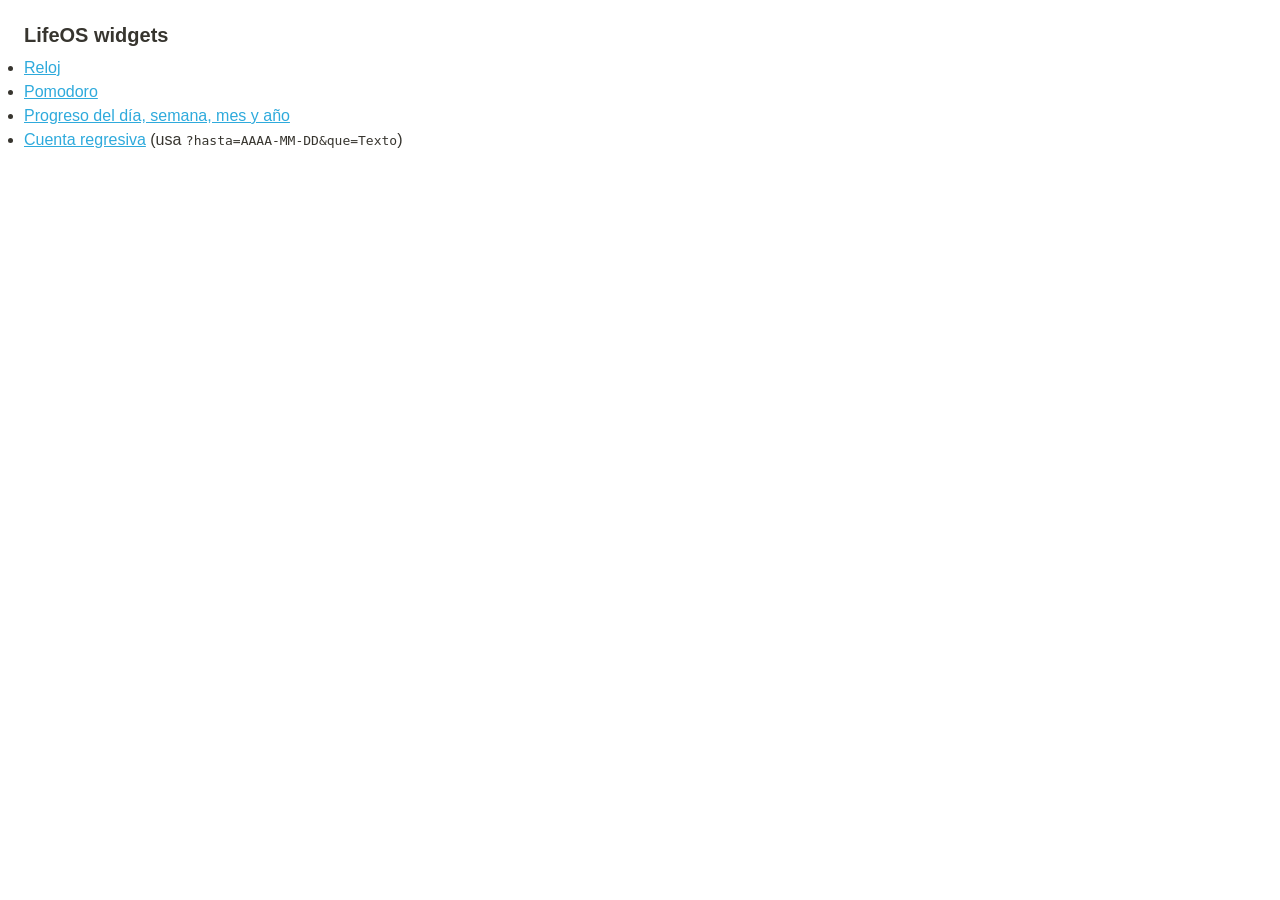
<file: index.html>
<!doctype html>
<html lang="es">
<head>
<meta charset="utf-8">
<meta name="viewport" content="width=device-width, initial-scale=1">
<title>LifeOS widgets</title>
<link rel="stylesheet" href="style.css">
<style>
  body { display: block; padding: 24px; }
  h1 { font-size: 20px; margin-bottom: 12px; }
  li { margin: 6px 0; }
  a { color: var(--accent); }
</style>
</head>
<body>
  <h1>LifeOS widgets</h1>
  <ul>
    <li><a href="reloj.html">Reloj</a></li>
    <li><a href="pomodoro.html">Pomodoro</a></li>
    <li><a href="progreso.html">Progreso del día, semana, mes y año</a></li>
    <li><a href="cuenta.html">Cuenta regresiva</a> (usa <code>?hasta=AAAA-MM-DD&amp;que=Texto</code>)</li>
  </ul>
</body>
</html>
</file>
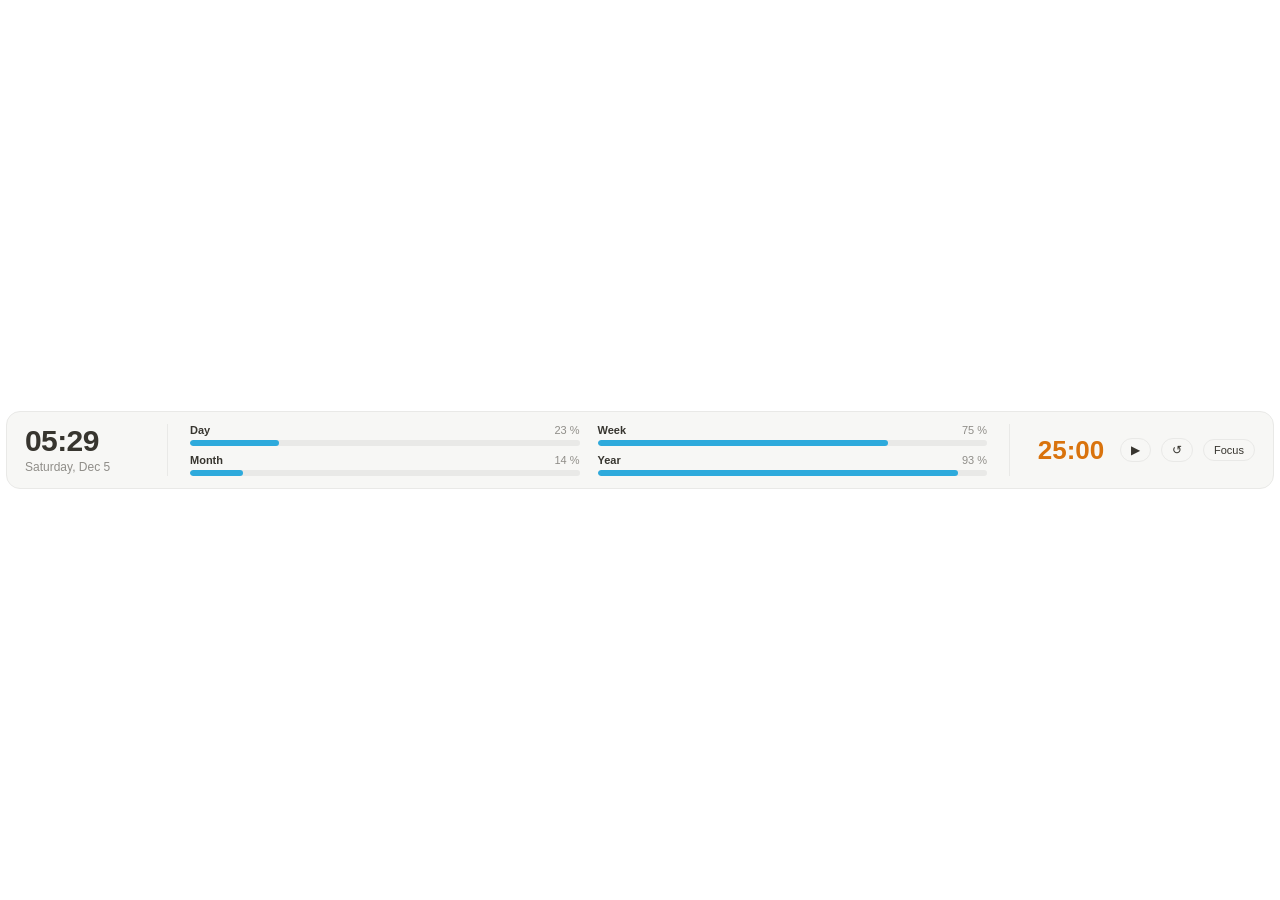
<file: barra.html>
<!doctype html>
<html lang="en">
<head>
<meta charset="utf-8">
<meta name="viewport" content="width=device-width, initial-scale=1">
<title>Barra</title>
<link rel="stylesheet" href="style.css">
<style>
  body { padding: 6px; }
  .card { max-width: none; display: flex; align-items: center; gap: 22px; padding: 12px 18px; flex-wrap: wrap; }
  .sep { width: 1px; align-self: stretch; background: var(--line); }

  .reloj { min-width: 120px; }
  #hora { font-size: 30px; font-weight: 600; letter-spacing: -.02em; line-height: 1; font-variant-numeric: tabular-nums; }
  #fecha { margin-top: 4px; font-size: 12px; color: var(--muted); }
  #fecha::first-letter { text-transform: uppercase; }

  .prog { flex: 1; min-width: 220px; display: grid; grid-template-columns: 1fr 1fr; gap: 8px 18px; }
  .p .top { display: flex; justify-content: space-between; font-size: 11px; color: var(--muted); }
  .p .top b { color: var(--text); font-weight: 600; }
  .barra { margin-top: 4px; height: 6px; background: var(--line); border-radius: 999px; overflow: hidden; }
  .lleno { height: 100%; background: var(--accent); border-radius: 999px; transition: width .6s ease; }

  .pomo { display: flex; align-items: center; gap: 10px; }
  #tiempo { font-size: 26px; font-weight: 600; font-variant-numeric: tabular-nums; min-width: 78px; text-align: center; }
  .pomo.foco #tiempo { color: var(--warn); }
  .pomo.descanso #tiempo { color: var(--good); }
  .pomo button { padding: 4px 10px; font-size: 12px; }
  #modo { font-size: 11px; }

  @media (max-width: 520px) {
    .card { gap: 14px; }
    .sep { display: none; }
    .prog { min-width: 100%; order: 3; }
  }
</style>
</head>
<body>
<div class="card">
  <div class="reloj">
    <div id="hora">--:--</div>
    <div id="fecha"></div>
  </div>
  <div class="sep"></div>
  <div class="prog" id="prog"></div>
  <div class="sep"></div>
  <div class="pomo foco" id="pomo">
    <div id="tiempo">25:00</div>
    <button id="play" title="Iniciar / pausar">▶</button>
    <button id="reset" title="Reset">↺</button>
    <button id="modo" title="Cambiar foco / pausa">Focus</button>
  </div>
</div>
<script>
  // Reloj
  const fFecha = new Intl.DateTimeFormat('en-US', { weekday: 'long', day: 'numeric', month: 'short' });
  function reloj() {
    const d = new Date();
    document.getElementById('hora').textContent =
      `${String(d.getHours()).padStart(2, '0')}:${String(d.getMinutes()).padStart(2, '0')}`;
    document.getElementById('fecha').textContent = fFecha.format(d);
  }

  // Progreso
  function pct(a, b, n) { return Math.min(100, Math.max(0, (n - a) / (b - a) * 100)); }
  function progreso() {
    const n = new Date();
    const d0 = new Date(n.getFullYear(), n.getMonth(), n.getDate());
    const d1 = new Date(d0); d1.setDate(d1.getDate() + 1);
    const l0 = new Date(d0); l0.setDate(l0.getDate() - ((l0.getDay() + 6) % 7));
    const l1 = new Date(l0); l1.setDate(l1.getDate() + 7);
    const m0 = new Date(n.getFullYear(), n.getMonth(), 1);
    const m1 = new Date(n.getFullYear(), n.getMonth() + 1, 1);
    const a0 = new Date(n.getFullYear(), 0, 1);
    const a1 = new Date(n.getFullYear() + 1, 0, 1);
    const filas = [['Day', pct(d0, d1, n)], ['Week', pct(l0, l1, n)], ['Month', pct(m0, m1, n)], ['Year', pct(a0, a1, n)]];
    document.getElementById('prog').innerHTML = filas.map(([t, p]) => `
      <div class="p"><div class="top"><b>${t}</b><span>${p.toFixed(0)} %</span></div>
      <div class="barra"><div class="lleno" style="width:${p}%"></div></div></div>`).join('');
  }

  // Pomodoro
  const pomo = document.getElementById('pomo');
  const tiempo = document.getElementById('tiempo');
  const play = document.getElementById('play');
  const modo = document.getElementById('modo');
  const MODOS = [['Focus', 25, 'foco'], ['Break', 5, 'descanso'], ['Long break', 15, 'descanso']];
  let iModo = 0, quedan = 25 * 60, timer = null, fin = 0;
  function pintarPomo() {
    tiempo.textContent = `${String(Math.floor(quedan / 60)).padStart(2, '0')}:${String(quedan % 60).padStart(2, '0')}`;
  }
  function sonar() {
    try {
      const ctx = new (window.AudioContext || window.webkitAudioContext)();
      [0, .35, .7].forEach(t => {
        const o = ctx.createOscillator(), g = ctx.createGain();
        o.frequency.value = 880; o.connect(g); g.connect(ctx.destination);
        g.gain.setValueAtTime(.25, ctx.currentTime + t);
        g.gain.exponentialRampToValueAtTime(.001, ctx.currentTime + t + .3);
        o.start(ctx.currentTime + t); o.stop(ctx.currentTime + t + .3);
      });
    } catch (e) {}
  }
  function parar() { clearInterval(timer); timer = null; play.textContent = '▶'; }
  function correr() {
    fin = Date.now() + quedan * 1000;
    timer = setInterval(() => {
      quedan = Math.max(0, Math.round((fin - Date.now()) / 1000));
      pintarPomo();
      if (quedan === 0) { parar(); sonar(); }
    }, 250);
    play.textContent = '❚❚';
  }
  play.onclick = () => { if (timer) parar(); else { if (quedan === 0) quedan = MODOS[iModo][1] * 60; correr(); } };
  document.getElementById('reset').onclick = () => { parar(); quedan = MODOS[iModo][1] * 60; pintarPomo(); };
  modo.onclick = () => {
    parar();
    iModo = (iModo + 1) % MODOS.length;
    const [nombre, min, tipo] = MODOS[iModo];
    modo.textContent = nombre;
    pomo.className = `pomo ${tipo}`;
    quedan = min * 60;
    pintarPomo();
  };

  reloj(); progreso(); pintarPomo();
  setInterval(reloj, 1000);
  setInterval(progreso, 60000);
</script>
</body>
</html>
</file>
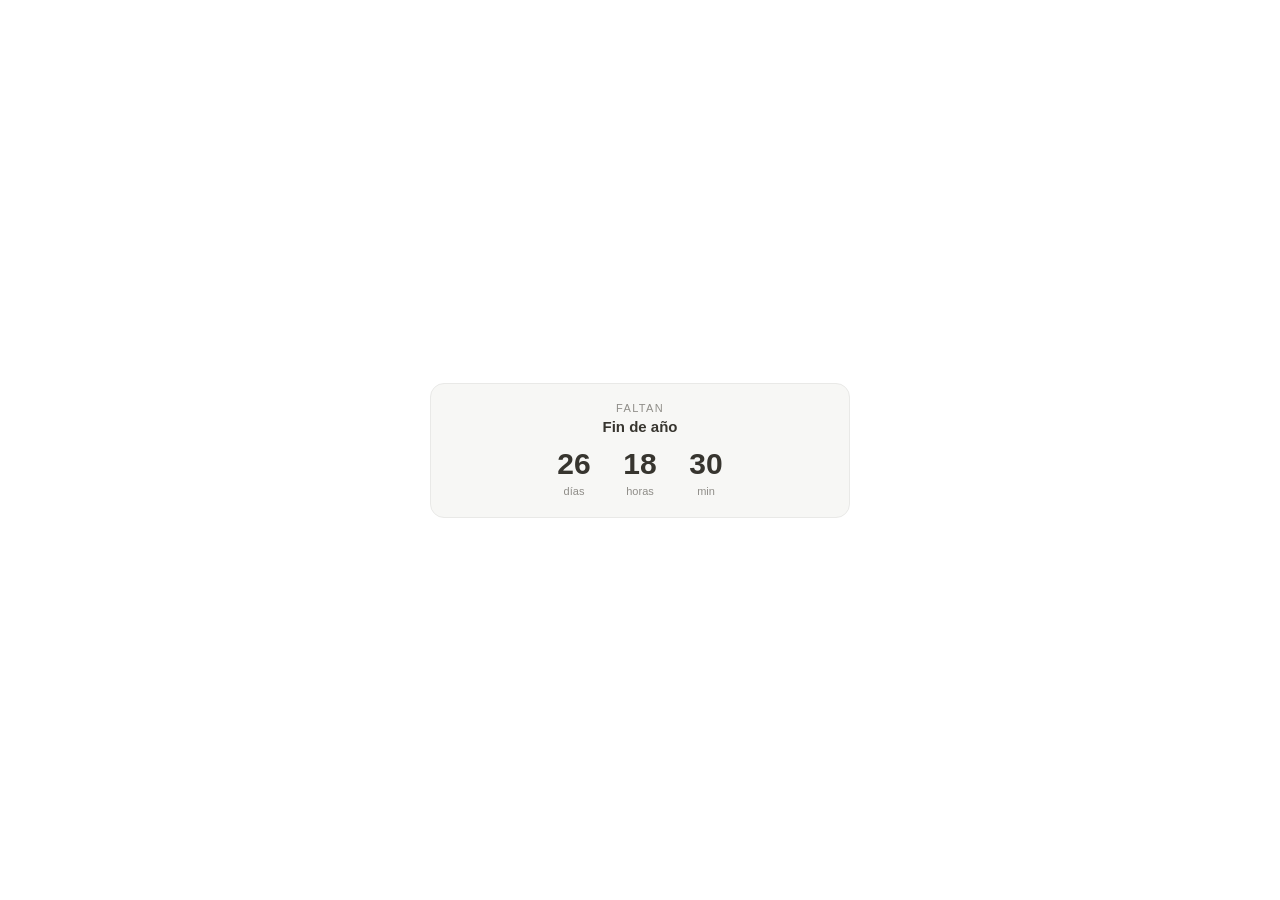
<file: cuenta.html>
<!doctype html>
<html lang="es">
<head>
<meta charset="utf-8">
<meta name="viewport" content="width=device-width, initial-scale=1">
<title>Cuenta regresiva</title>
<link rel="stylesheet" href="style.css">
<style>
  .card { text-align: center; }
  #que { margin-top: 4px; font-size: 15px; font-weight: 600; }
  .nums { display: flex; justify-content: center; gap: 18px; margin-top: 12px; }
  .nums div { min-width: 48px; }
  .nums b { display: block; font-size: 30px; font-weight: 600; font-variant-numeric: tabular-nums; }
  .nums span { font-size: 11px; color: var(--muted); }
</style>
</head>
<body>
<div class="card">
  <div class="label">Faltan</div>
  <div id="que"></div>
  <div class="nums">
    <div><b id="d">0</b><span>días</span></div>
    <div><b id="h">0</b><span>horas</span></div>
    <div><b id="m">0</b><span>min</span></div>
  </div>
</div>
<script>
  // Uso: cuenta.html?hasta=2026-12-31&que=Fin%20de%20a%C3%B1o
  const p = new URLSearchParams(location.search);
  const hoy = new Date();
  const hasta = p.get('hasta') ? new Date(p.get('hasta') + 'T00:00:00') : new Date(hoy.getFullYear() + 1, 0, 1);
  document.getElementById('que').textContent = p.get('que') || 'Fin de año';
  function tick() {
    const ms = Math.max(0, hasta - new Date());
    document.getElementById('d').textContent = Math.floor(ms / 864e5);
    document.getElementById('h').textContent = Math.floor(ms / 36e5) % 24;
    document.getElementById('m').textContent = Math.floor(ms / 6e4) % 60;
  }
  tick();
  setInterval(tick, 30000);
</script>
</body>
</html>
</file>
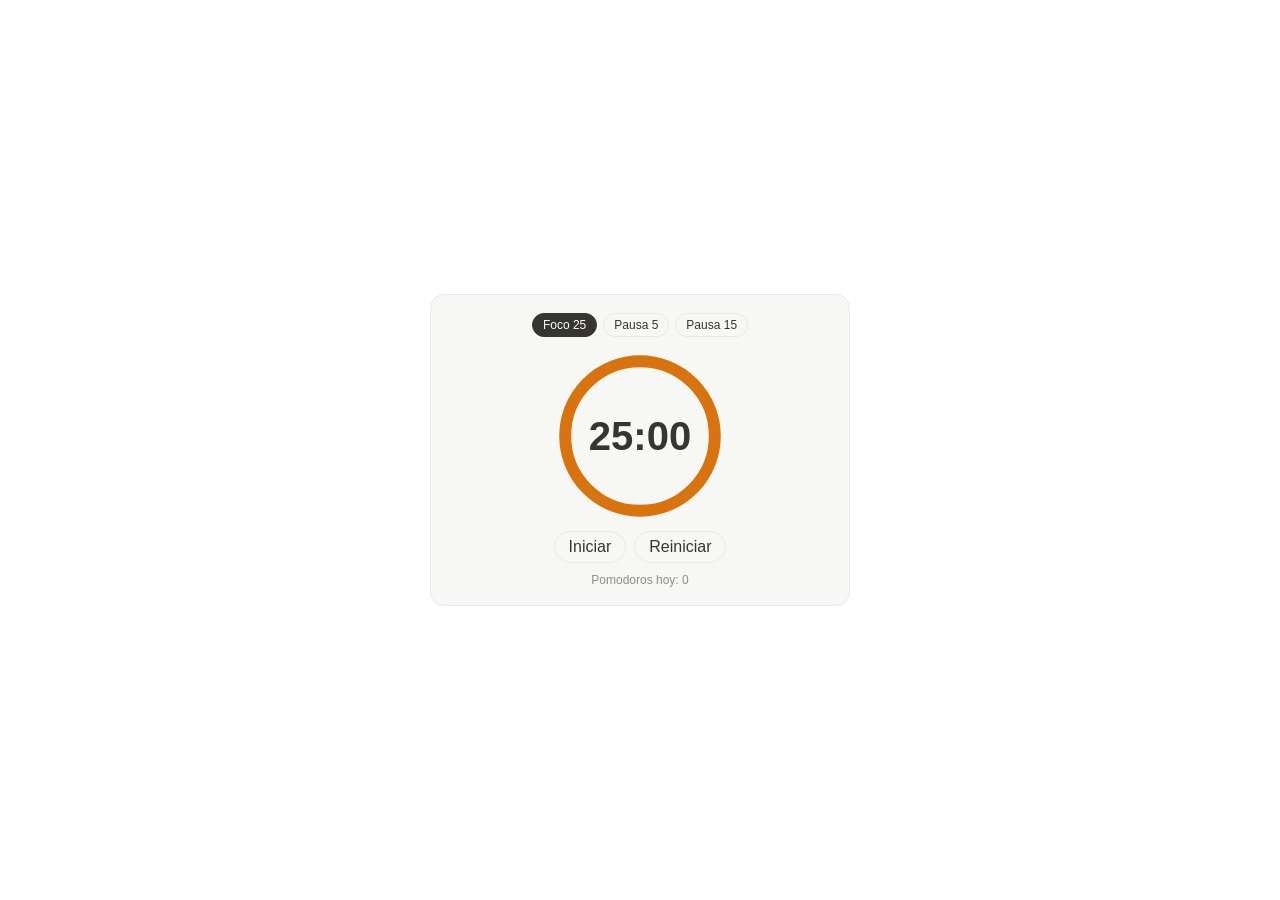
<file: pomodoro.html>
<!doctype html>
<html lang="es">
<head>
<meta charset="utf-8">
<meta name="viewport" content="width=device-width, initial-scale=1">
<title>Pomodoro</title>
<link rel="stylesheet" href="style.css">
<style>
  .card { text-align: center; }
  .modos { display: flex; gap: 6px; justify-content: center; flex-wrap: wrap; }
  .modos button { font-size: 12px; padding: 4px 10px; }
  .anillo { position: relative; width: 170px; height: 170px; margin: 14px auto 10px; }
  svg { width: 100%; height: 100%; transform: rotate(-90deg); }
  circle { fill: none; stroke-width: 7; }
  .fondo { stroke: var(--line); }
  .avance { stroke: var(--warn); stroke-linecap: round; transition: stroke-dashoffset .5s linear; }
  .descanso .avance { stroke: var(--good); }
  #tiempo { position: absolute; inset: 0; display: flex; align-items: center; justify-content: center; font-size: 40px; font-weight: 600; font-variant-numeric: tabular-nums; }
  .acciones { display: flex; gap: 8px; justify-content: center; }
  #ronda { margin-top: 10px; font-size: 12px; color: var(--muted); }
</style>
</head>
<body>
<div class="card" id="card">
  <div class="modos">
    <button data-min="25" data-tipo="foco" class="on">Foco 25</button>
    <button data-min="5" data-tipo="descanso">Pausa 5</button>
    <button data-min="15" data-tipo="descanso">Pausa 15</button>
  </div>
  <div class="anillo">
    <svg viewBox="0 0 100 100"><circle class="fondo" cx="50" cy="50" r="44"/><circle class="avance" id="avance" cx="50" cy="50" r="44"/></svg>
    <div id="tiempo">25:00</div>
  </div>
  <div class="acciones">
    <button id="play">Iniciar</button>
    <button id="reset">Reiniciar</button>
  </div>
  <div id="ronda">Pomodoros hoy: 0</div>
</div>
<script>
  const C = 2 * Math.PI * 44;
  const avance = document.getElementById('avance');
  const tiempo = document.getElementById('tiempo');
  const play = document.getElementById('play');
  const card = document.getElementById('card');
  const ronda = document.getElementById('ronda');
  avance.style.strokeDasharray = C;
  let total = 25 * 60, quedan = total, timer = null, tipo = 'foco', fin = 0;
  const hoy = new Date().toDateString();
  let hechos = 0;
  try { const g = JSON.parse(localStorage.getItem('pomodoros') || '{}'); if (g.dia === hoy) hechos = g.n; } catch (e) {}
  ronda.textContent = `Pomodoros hoy: ${hechos}`;

  function pintar() {
    const m = Math.floor(quedan / 60), s = quedan % 60;
    tiempo.textContent = `${String(m).padStart(2, '0')}:${String(s).padStart(2, '0')}`;
    avance.style.strokeDashoffset = C * (1 - quedan / total);
  }
  function sonar() {
    try {
      const ctx = new (window.AudioContext || window.webkitAudioContext)();
      [0, .35, .7].forEach(t => {
        const o = ctx.createOscillator(), g = ctx.createGain();
        o.frequency.value = 880; o.connect(g); g.connect(ctx.destination);
        g.gain.setValueAtTime(.25, ctx.currentTime + t);
        g.gain.exponentialRampToValueAtTime(.001, ctx.currentTime + t + .3);
        o.start(ctx.currentTime + t); o.stop(ctx.currentTime + t + .3);
      });
    } catch (e) {}
  }
  function parar() { clearInterval(timer); timer = null; play.textContent = 'Iniciar'; }
  function correr() {
    fin = Date.now() + quedan * 1000;
    timer = setInterval(() => {
      quedan = Math.max(0, Math.round((fin - Date.now()) / 1000));
      pintar();
      if (quedan === 0) {
        parar(); sonar();
        if (tipo === 'foco') {
          hechos++; ronda.textContent = `Pomodoros hoy: ${hechos}`;
          try { localStorage.setItem('pomodoros', JSON.stringify({ dia: hoy, n: hechos })); } catch (e) {}
        }
      }
    }, 250);
    play.textContent = 'Pausar';
  }
  play.onclick = () => { if (timer) parar(); else { if (quedan === 0) quedan = total; correr(); } };
  document.getElementById('reset').onclick = () => { parar(); quedan = total; pintar(); };
  document.querySelectorAll('.modos button').forEach(b => b.onclick = () => {
    document.querySelectorAll('.modos button').forEach(x => x.classList.remove('on'));
    b.classList.add('on');
    parar();
    tipo = b.dataset.tipo;
    card.classList.toggle('descanso', tipo === 'descanso');
    total = quedan = Number(b.dataset.min) * 60;
    pintar();
  });
  pintar();
</script>
</body>
</html>
</file>
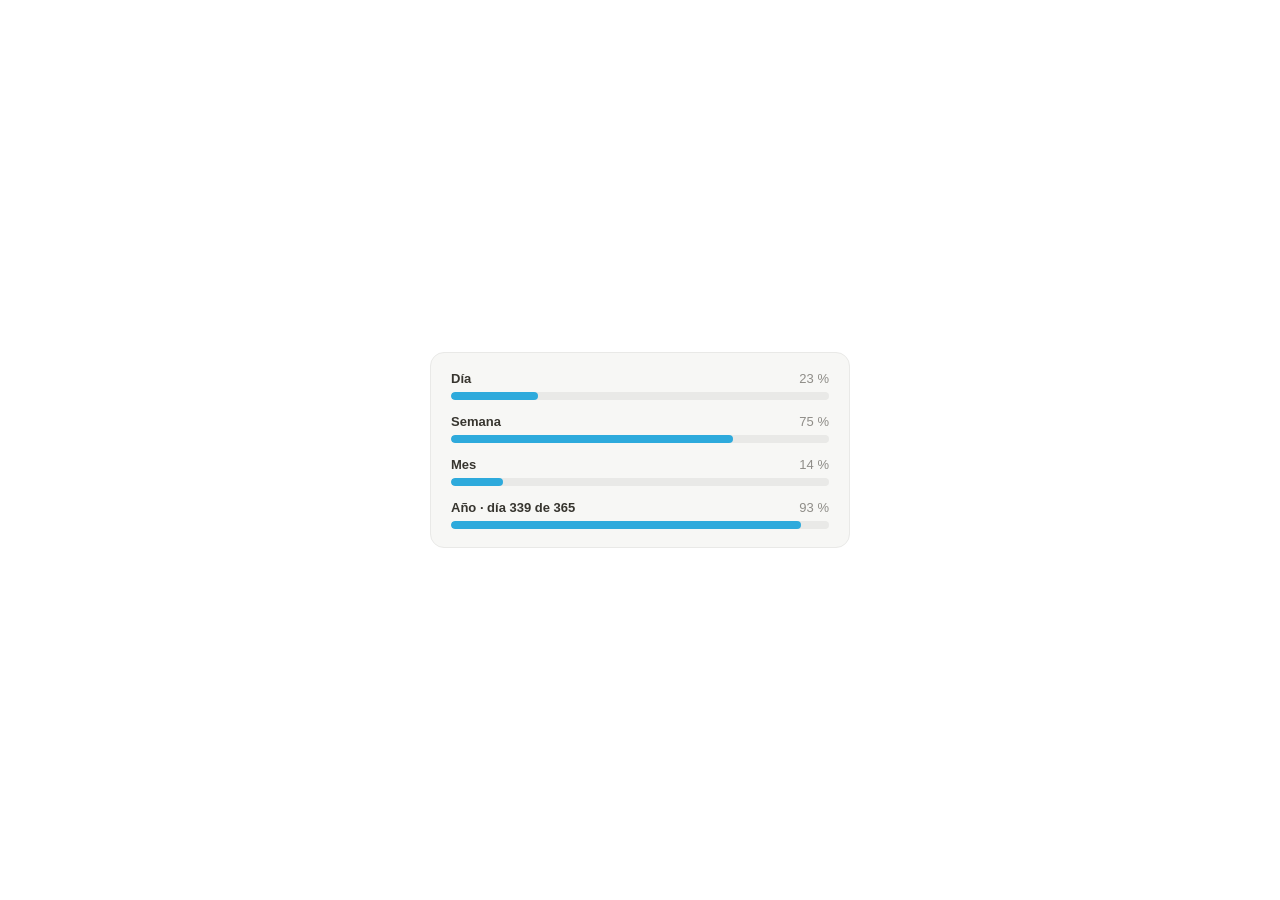
<file: progreso.html>
<!doctype html>
<html lang="es">
<head>
<meta charset="utf-8">
<meta name="viewport" content="width=device-width, initial-scale=1">
<title>Progreso</title>
<link rel="stylesheet" href="style.css">
<style>
  .fila { margin-top: 14px; }
  .fila:first-of-type { margin-top: 0; }
  .top { display: flex; justify-content: space-between; align-items: baseline; font-size: 13px; }
  .top b { font-weight: 600; }
  .top span { color: var(--muted); font-variant-numeric: tabular-nums; }
  .barra { margin-top: 6px; height: 8px; background: var(--line); border-radius: 999px; overflow: hidden; }
  .lleno { height: 100%; background: var(--accent); border-radius: 999px; transition: width .6s ease; }
</style>
</head>
<body>
<div class="card" id="c"></div>
<script>
  const c = document.getElementById('c');
  function pct(inicio, fin, ahora) { return Math.min(100, Math.max(0, (ahora - inicio) / (fin - inicio) * 100)); }
  function calc() {
    const n = new Date();
    const dia0 = new Date(n.getFullYear(), n.getMonth(), n.getDate());
    const dia1 = new Date(dia0); dia1.setDate(dia1.getDate() + 1);
    const lunes = new Date(dia0); lunes.setDate(lunes.getDate() - ((lunes.getDay() + 6) % 7));
    const lunes2 = new Date(lunes); lunes2.setDate(lunes2.getDate() + 7);
    const mes0 = new Date(n.getFullYear(), n.getMonth(), 1);
    const mes1 = new Date(n.getFullYear(), n.getMonth() + 1, 1);
    const ano0 = new Date(n.getFullYear(), 0, 1);
    const ano1 = new Date(n.getFullYear() + 1, 0, 1);
    const diaDelAno = Math.floor((dia0 - ano0) / 864e5) + 1;
    const diasAno = Math.round((ano1 - ano0) / 864e5);
    return [
      ['Día', pct(dia0, dia1, n)],
      ['Semana', pct(lunes, lunes2, n)],
      ['Mes', pct(mes0, mes1, n)],
      [`Año · día ${diaDelAno} de ${diasAno}`, pct(ano0, ano1, n)],
    ];
  }
  function pintar() {
    c.innerHTML = calc().map(([nombre, p]) => `
      <div class="fila">
        <div class="top"><b>${nombre}</b><span>${p.toFixed(0)} %</span></div>
        <div class="barra"><div class="lleno" style="width:${p}%"></div></div>
      </div>`).join('');
  }
  pintar();
  setInterval(pintar, 60000);
</script>
</body>
</html>
</file>
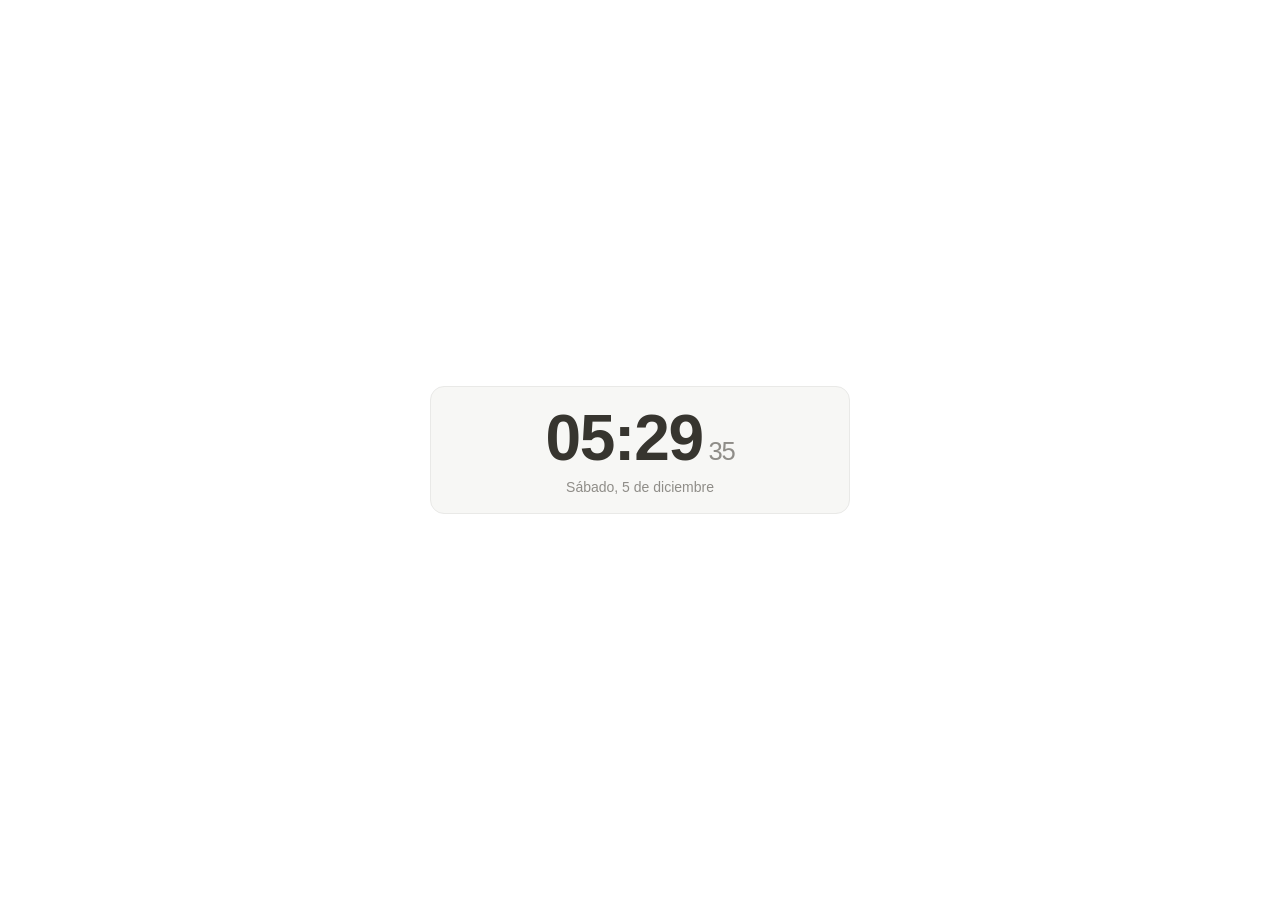
<file: reloj.html>
<!doctype html>
<html lang="es">
<head>
<meta charset="utf-8">
<meta name="viewport" content="width=device-width, initial-scale=1">
<title>Reloj</title>
<link rel="stylesheet" href="style.css">
<style>
  .card { text-align: center; }
  #hora { font-size: clamp(40px, 16vw, 64px); font-weight: 600; letter-spacing: -.02em; font-variant-numeric: tabular-nums; line-height: 1.05; }
  #seg { font-size: .4em; color: var(--muted); font-weight: 500; }
  #fecha { margin-top: 6px; color: var(--muted); font-size: 14px; }
  #fecha::first-letter { text-transform: uppercase; }
</style>
</head>
<body>
<div class="card">
  <div id="hora">--:--<span id="seg"></span></div>
  <div id="fecha"></div>
</div>
<script>
  const hora = document.getElementById('hora');
  const fecha = document.getElementById('fecha');
  const fFecha = new Intl.DateTimeFormat('es-CO', { weekday: 'long', day: 'numeric', month: 'long' });
  function tick() {
    const d = new Date();
    const h = String(d.getHours()).padStart(2, '0');
    const m = String(d.getMinutes()).padStart(2, '0');
    const s = String(d.getSeconds()).padStart(2, '0');
    hora.innerHTML = `${h}:${m}<span id="seg"> ${s}</span>`;
    fecha.textContent = fFecha.format(d);
  }
  tick();
  setInterval(tick, 1000);
</script>
</body>
</html>
</file>
<file: style.css>
:root {
  --bg: #ffffff;
  --card: #f7f7f5;
  --text: #37352f;
  --muted: #8f8d88;
  --line: #e9e9e7;
  --accent: #2eaadc;
  --good: #4dab9a;
  --warn: #d9730d;
}
@media (prefers-color-scheme: dark) {
  :root {
    --bg: #191919;
    --card: #202020;
    --text: #e6e6e4;
    --muted: #8a8a88;
    --line: #2f2f2f;
    --accent: #529cca;
    --good: #4dab9a;
    --warn: #ffa344;
  }
}
* { box-sizing: border-box; margin: 0; padding: 0; }
html, body {
  height: 100%;
  background: var(--bg);
  color: var(--text);
  font-family: ui-sans-serif, -apple-system, "Segoe UI", Helvetica, Arial, sans-serif;
  -webkit-font-smoothing: antialiased;
}
body {
  display: flex;
  align-items: center;
  justify-content: center;
  padding: 12px;
}
.card {
  width: 100%;
  max-width: 420px;
  background: var(--card);
  border: 1px solid var(--line);
  border-radius: 14px;
  padding: 18px 20px;
}
.label {
  font-size: 11px;
  letter-spacing: .12em;
  text-transform: uppercase;
  color: var(--muted);
}
button {
  font: inherit;
  color: var(--text);
  background: transparent;
  border: 1px solid var(--line);
  border-radius: 999px;
  padding: 6px 14px;
  cursor: pointer;
  transition: background .15s;
}
button:hover { background: var(--line); }
button.on { background: var(--text); color: var(--bg); border-color: var(--text); }
</file>
